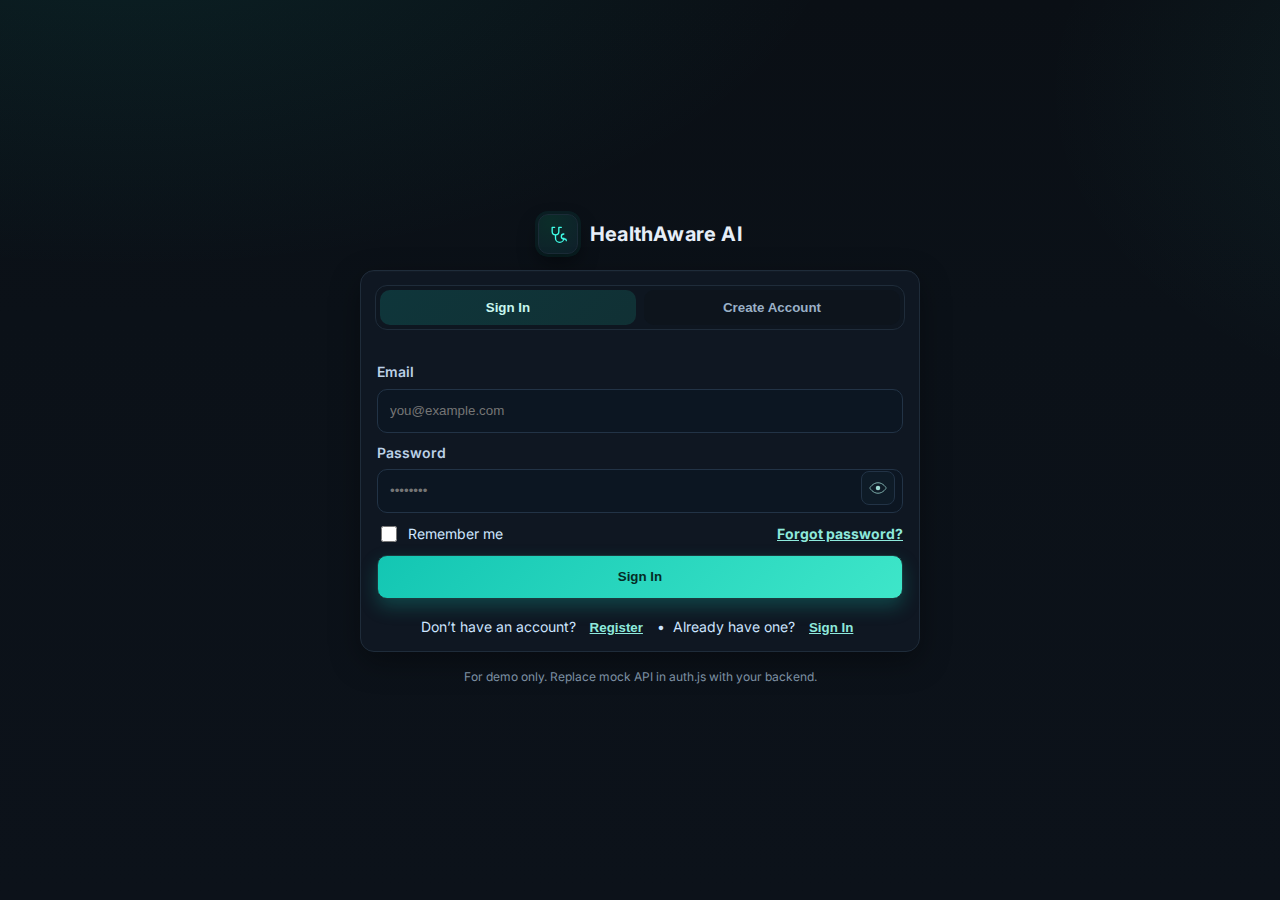
<file: log.html>
<!DOCTYPE html>
<html lang="en">
<head>
  <meta charset="UTF-8" />
  <meta name="viewport" content="width=device-width, initial-scale=1" />
  <title>HealthAware AI — Sign In / Register</title>
  <link rel="preconnect" href="https://fonts.googleapis.com">
  <link rel="preconnect" href="https://fonts.gstatic.com" crossorigin>
  <link href="https://fonts.googleapis.com/css2?family=Inter:wght@400;600;700&display=swap" rel="stylesheet">
  <link rel="stylesheet" href="auth.css" />
</head>
<body>
  <main class="auth-wrap">
    <div class="brand">
      <div class="logo">
        <svg width="20" height="20" viewBox="0 0 24 24" fill="none" aria-hidden="true">
          <path d="M5 4v5a4 4 0 0 0 8 0V4M5 4h3M13 4h3M19 12a3 3 0 1 0 0 6h1a2 2 0 0 1 2 2" stroke="#40ffe9" stroke-width="1.6" stroke-linecap="round"/>
          <path d="M9 13.5V17a5 5 0 0 0 10 0" stroke="#40ffe9" stroke-width="1.6" stroke-linecap="round"/>
        </svg>
      </div>
      <h1>HealthAware AI</h1>
    </div>

    <section class="card">
      <!-- Tabs -->
      <div class="tabs" role="tablist">
        <button id="tab-login" class="tab active" role="tab" aria-selected="true" aria-controls="panel-login">Sign In</button>
        <button id="tab-register" class="tab" role="tab" aria-selected="false" aria-controls="panel-register">Create Account</button>
      </div>

      <!-- Alerts -->
      <div id="alertBox" class="alert" role="status" aria-live="polite"></div>

      <!-- Login -->
      <form id="loginForm" class="form active" role="tabpanel" aria-labelledby="tab-login">
        <label class="field">
          <span class="label">Email</span>
          <input type="email" name="email" placeholder="you@example.com" autocomplete="email" required />
        </label>

        <label class="field password">
          <span class="label">Password</span>
          <input id="loginPassword" type="password" name="password" placeholder="••••••••" autocomplete="current-password" required minlength="6" />
          <button class="eye" type="button" data-target="loginPassword" aria-label="Show or hide password">
            <svg viewBox="0 0 24 24" class="i"><path d="M1 12s4-7 11-7 11 7 11 7-4 7-11 7S1 12 1 12Z" stroke="currentColor" fill="none"/><circle cx="12" cy="12" r="3" fill="currentColor"/></svg>
          </button>
        </label>

        <div class="row">
          <label class="check">
            <input type="checkbox" name="remember" />
            <span>Remember me</span>
          </label>
          <a class="link" href="#" title="Reset password (placeholder)">Forgot password?</a>
        </div>

        <button class="cta" type="submit">Sign In</button>
      </form>

      <!-- Register -->
      <form id="registerForm" class="form" role="tabpanel" aria-labelledby="tab-register">
        <label class="field">
          <span class="label">Full name</span>
          <input type="text" name="name" placeholder="Jane Doe" autocomplete="name" required />
        </label>

        <label class="field">
          <span class="label">Email</span>
          <input type="email" name="email" placeholder="you@example.com" autocomplete="email" required />
        </label>

        <label class="field password">
          <span class="label">Password</span>
          <input id="regPassword" type="password" name="password" placeholder="At least 8 characters" autocomplete="new-password" required />
          <button class="eye" type="button" data-target="regPassword" aria-label="Show or hide password">
            <svg viewBox="0 0 24 24" class="i"><path d="M1 12s4-7 11-7 11 7 11 7-4 7-11 7S1 12 1 12Z" stroke="currentColor" fill="none"/><circle cx="12" cy="12" r="3" fill="currentColor"/></svg>
          </button>
          <div class="meter" aria-hidden="true"><span id="pwdBar"></span></div>
          <div id="pwdHint" class="hint">Use 8+ chars with upper/lowercase, number, and symbol.</div>
        </label>

        <label class="field password">
          <span class="label">Confirm password</span>
          <input id="regConfirm" type="password" name="confirm" placeholder="Repeat password" autocomplete="new-password" required />
          <button class="eye" type="button" data-target="regConfirm" aria-label="Show or hide password">
            <svg viewBox="0 0 24 24" class="i"><path d="M1 12s4-7 11-7 11 7 11 7-4 7-11 7S1 12 1 12Z" stroke="currentColor" fill="none"/><circle cx="12" cy="12" r="3" fill="currentColor"/></svg>
          </button>
          <div id="matchHint" class="hint"></div>
        </label>

        <label class="check">
          <input type="checkbox" name="terms" required />
          <span>I agree to the Terms and Privacy Policy</span>
        </label>

        <button class="cta" type="submit">Create Account</button>
      </form>

      <div class="switch">
        <span>Don’t have an account?</span>
        <button id="switchToRegister" type="button" class="link">Register</button>
        <span>•</span>
        <span>Already have one?</span>
        <button id="switchToLogin" type="button" class="link">Sign In</button>
      </div>
    </section>

    <footer class="foot">For demo only. Replace mock API in auth.js with your backend.</footer>
  </main>

  <script src="auth.js" defer></script>
</body>
</html>
</file>
<file: auth.css>
:root{
  --bg: #0b1017;
  --surface: #0f1722;
  --surface-2: #101a26;
  --line: #1f2c3a;
  --text: #e6eef8;
  --muted: #9ab0c6;
  --accent: #13c6b3;
  --accent-2: #3ee6c9;
  --danger: #ff6b6b;
  --ok: #3bd671;
  --shadow: 0 10px 30px rgba(0,0,0,.35), inset 0 1px 0 rgba(255,255,255,.02);
  --radius: 14px;
}

*{ box-sizing: border-box; }
html, body{ height: 100%; }
body{
  margin: 0;
  font: 14px/1.45 "Inter", system-ui, -apple-system, Segoe UI, Roboto, Arial, sans-serif;
  color: var(--text);
  background:
    radial-gradient(1200px 600px at 10% -10%, rgba(19,198,179,.10), transparent 60%),
    radial-gradient(900px 600px at 120% 10%, rgba(62,230,201,.07), transparent 55%),
    linear-gradient(180deg, #0a0f15, #0b1118 35%, #0c121a);
  display: grid; place-items: center;
}

.auth-wrap{
  width: 100%; max-width: 920px; padding: 24px; display:grid; gap: 16px; justify-items:center;
}
.brand{ display:flex; align-items:center; gap:12px; }
.brand .logo{
  width: 40px; height: 40px; display:grid; place-items:center; border-radius: 10px;
  background: radial-gradient(circle at 30% 20%, #0b2d29, #0f1f2a);
  border: 1px solid #1b2b37; box-shadow: 0 0 0 3px rgba(19,198,179,.08), 0 10px 20px rgba(0,0,0,.4);
}
.brand h1{ margin: 0; font-size: 20px; letter-spacing: .2px; }

.card{
  width: min(560px, 96vw);
  background: var(--surface); border: 1px solid var(--line); border-radius: var(--radius);
  box-shadow: var(--shadow); padding: 14px;
}

.tabs{ display:flex; gap:8px; padding:4px; background:#0e1620; border:1px solid var(--line); border-radius: 12px; }
.tab{
  flex:1; border:none; padding:10px 12px; border-radius:10px; background:#0d141c; color:var(--muted); font-weight:700; cursor:pointer;
}
.tab.active{ background: linear-gradient(135deg, rgba(19,198,179,.18), rgba(25,155,135,.2)); color:#c8f7ef; }

.alert{ min-height: 22px; padding: 8px 2px; color: var(--muted); }

.form{ display:none; padding: 10px 2px; }
.form.active{ display:grid; gap: 10px; }

.field{ display:grid; gap:6px; }
.label{ color: #bcd1e7; font-weight:600; }
.field input{
  height: 44px; background:#0c1622; border:1px solid #223346; border-radius:10px; outline: none; color: var(--text);
  padding: 0 12px;
}
.field input:focus{ border-color:#29d4c2; box-shadow: 0 0 0 3px rgba(19,198,179,.15); }

.password{ position: relative; }
.eye{
  position:absolute; right:8px; top:28px; width:34px; height:34px; display:grid; place-items:center;
  background:#0e1b27; border:1px solid #223346; border-radius:8px; color:#9fdad3; cursor:pointer;
}
.i{ width: 18px; height: 18px; }

.meter{ height:8px; background:#0c1520; border:1px solid #223346; border-radius:8px; margin-top:8px; overflow:hidden; }
.meter span{ display:block; height:100%; width:0%; background: linear-gradient(90deg, #ff6b6b, #ffd166, #3bd671); transition: width .25s ease; }

.hint{ color: var(--muted); font-size: 12px; }

.row{ display:flex; align-items:center; justify-content: space-between; gap:8px; }
.check{ display:flex; align-items:center; gap:8px; color:#cfe7ff; }
.check input{ width:16px; height:16px; }

.link{
  background: none; border: none; color: #8ee9dc; text-decoration: underline; cursor: pointer; font-weight: 700;
}

.cta{
  height: 44px; border-radius: 10px; border: 1px solid #1b3a3e; width: 100%;
  background: linear-gradient(135deg, var(--accent), var(--accent-2)); color:#052c25; font-weight:900; cursor:pointer;
  box-shadow: 0 8px 18px rgba(19,198,179,.25);
}

.switch{ display:flex; gap:8px; align-items:center; justify-content:center; padding-top: 8px; color: #cde5ff; }

.foot{ color: var(--muted); font-size: 12px; text-align: center; opacity: .8; }

/* success and error */
.success{ color: var(--ok); }
.error{ color: var(--danger); }
</file>
